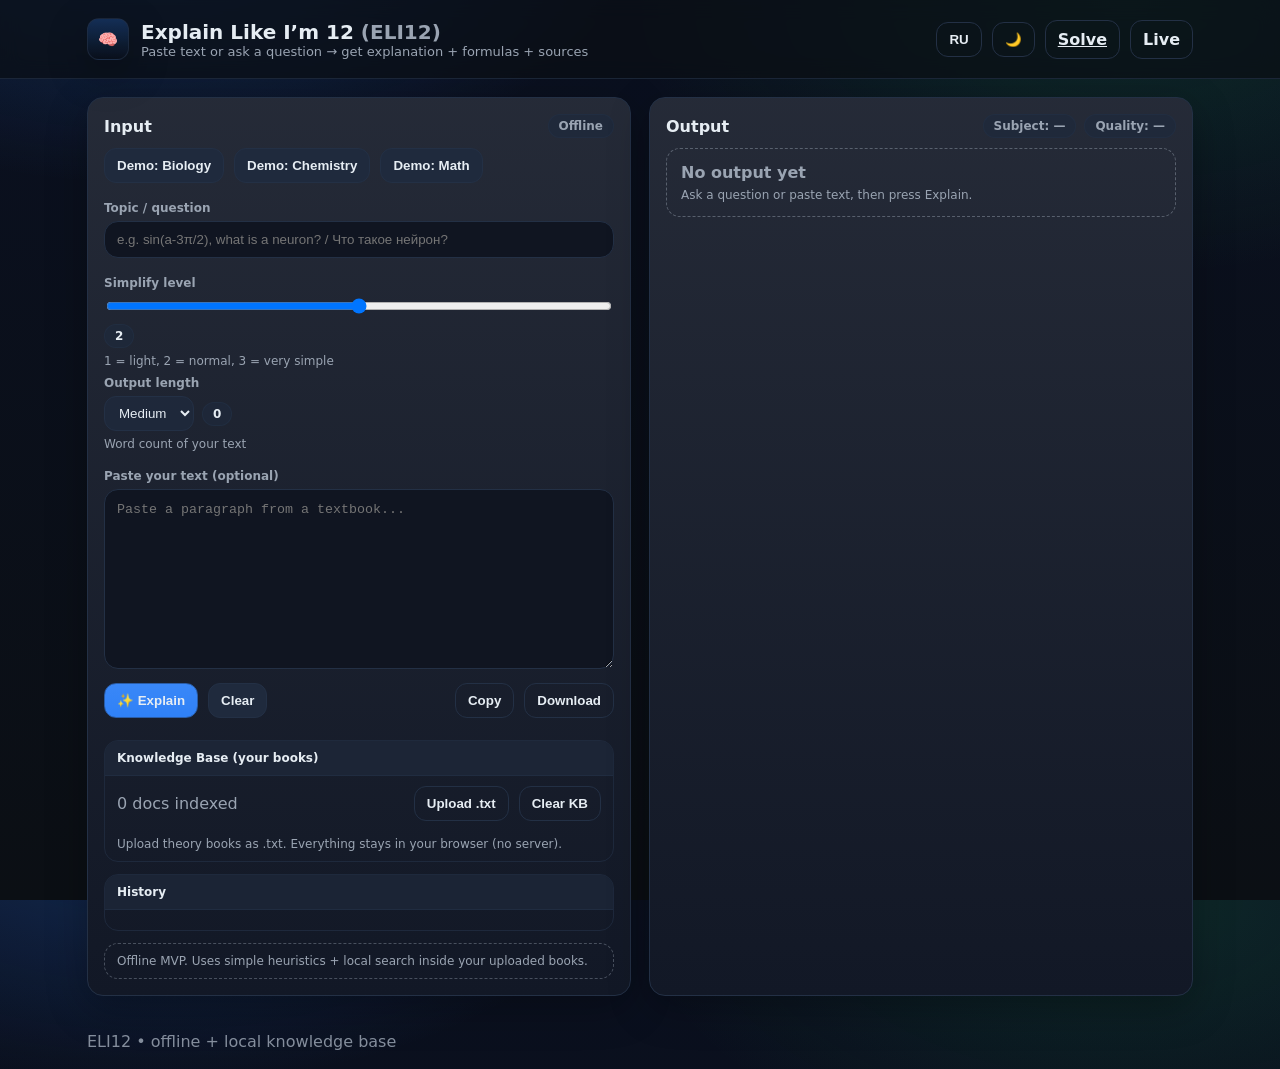
<file: index.html>
<!doctype html>
<html lang="en">
<head>
  <meta charset="utf-8" />
  <meta name="viewport" content="width=device-width, initial-scale=1" />
  <title>ELI12 — Explain Like I'm 12</title>
  <link rel="stylesheet" href="style.css" />
</head>

<body>
  <header class="topbar">
    <div class="container topbar__inner">
      <div class="brand">
        <div class="logo" aria-hidden="true">🧠</div>
        <div>
          <div class="title">Explain Like I’m 12 <span class="muted">(ELI12)</span></div>
          <div class="subtitle" id="uiSubtitle">Paste text or ask a question → get explanation + formulas + sources</div>
        </div>
      </div>

      <div class="actions">
        <button class="btn ghost" id="langBtn" title="Switch language">RU</button>
        <button class="btn ghost" id="themeBtn" title="Toggle theme">🌙</button>
        <a class="btn ghost" href="solve.html">Solve</a>
        <a class="btn ghost" id="liveLink" target="_blank" rel="noreferrer">Live</a>
      </div>
    </div>
  </header>

  <main class="container layout">
    <!-- LEFT -->
    <section class="card">
      <div class="card__head">
        <h2 id="uiInputTitle">Input</h2>
        <div class="pill" id="uiOfflinePill">Offline</div>
      </div>

      <div class="row">
        <button class="btn" id="demoBio">Demo: Biology</button>
        <button class="btn" id="demoChem">Demo: Chemistry</button>
        <button class="btn" id="demoMath">Demo: Math</button>
      </div>

      <div class="spacer"></div>

      <label class="label" for="question" id="uiQuestionLabel">Topic / question</label>
      <input id="question" class="qinput" placeholder="e.g. sin(a-3π/2), what is a neuron? / Что такое нейрон?" />

      <div class="spacer"></div>

      <div class="grid2">
        <div>
          <label class="label" for="level" id="uiLevelLabel">Simplify level</label>
          <div class="row tight">
            <input type="range" id="level" min="1" max="3" value="2" />
            <div class="badge" id="levelBadge">2</div>
          </div>
          <div class="hint" id="uiLevelHint">1 = light, 2 = normal, 3 = very simple</div>
        </div>

        <div>
          <label class="label" for="maxWords" id="uiLenLabel">Output length</label>
          <div class="row tight">
            <select id="maxWords" class="select">
              <option value="140">Short</option>
              <option value="220" selected>Medium</option>
              <option value="320">Long</option>
            </select>
            <div class="badge" id="countBadge">0</div>
          </div>
          <div class="hint" id="uiLenHint">Word count of your text</div>
        </div>
      </div>

      <div class="spacer"></div>

      <label class="label" for="text" id="uiPasteLabel">Paste your text (optional)</label>
      <textarea id="text" rows="10" placeholder="Paste a paragraph from a textbook..."></textarea>

      <div class="row space between">
        <div class="row">
          <button class="btn primary" id="explainBtn">✨ Explain</button>
          <button class="btn" id="clearBtn">Clear</button>
        </div>

        <div class="row">
          <button class="btn ghost" id="copyBtn" title="Copy result">Copy</button>
          <button class="btn ghost" id="downloadBtn" title="Download .txt">Download</button>
        </div>
      </div>

      <div class="spacer"></div>
      <!-- Knowledge Base -->
      <div class="mini">
        <div class="mini__title" id="uiKbTitle">Knowledge Base (your books)</div>
        <div class="mini__body" style="display:flex;flex-direction:column;gap:10px">
          <div class="row between">
            <span class="muted" id="kbStatus">0 docs indexed</span>
            <div class="row">
              <input id="kbFiles" type="file" accept=".txt" multiple hidden />
              <button class="btn ghost" id="kbUploadBtn">Upload .txt</button>
              <button class="btn ghost" id="kbClearBtn">Clear KB</button>
            </div>
          </div>
          <div class="hint" id="uiKbHint">
            Upload theory books as .txt. Everything stays in your browser (no server).
          </div>
        </div>
      </div>

      <div class="mini">
        <div class="mini__title" id="uiHistoryTitle">History</div>
        <div class="mini__body" id="history"></div>
      </div>

      <div class="note" id="uiNote">
        Offline MVP. Uses simple heuristics + local search inside your uploaded books.
      </div>
    </section>

    <!-- RIGHT -->
    <section class="card">
      <div class="card__head">
        <h2 id="uiOutputTitle">Output</h2>
        <div class="row tight">
          <div class="pill" id="subjectPill">Subject: —</div>
          <div class="pill" id="qualityPill">Quality: —</div>
        </div>
      </div>

      <div id="emptyState" class="empty">
        <div class="empty__title" id="uiEmptyTitle">No output yet</div>
        <div class="empty__text" id="uiEmptyText">Ask a question or paste text, then press Explain.</div>
      </div>

      <div id="output" class="hidden">
        <div class="block">
          <div class="block__head">
            <h3 id="uiSimpleTitle">1) Simple explanation</h3>
            <button class="btn small ghost" data-collapse="explanation">Hide</button>
          </div>
          <div id="explanation" class="content"></div>
        </div>

        <div class="block">
          <div class="block__head">
            <h3 id="uiFormulasTitle">2) Formulas / key facts</h3>
            <button class="btn small ghost" data-collapse="formulas">Hide</button>
          </div>
          <div id="formulas" class="content"></div>
        </div>

        <div class="block">
          <div class="block__head">
            <h3 id="uiSourcesTitle">3) From your books (citations)</h3>
            <button class="btn small ghost" data-collapse="sources">Hide</button>
          </div>
          <div id="sources" class="content"></div>
        </div>

        <div class="block">
          <div class="block__head">
            <h3 id="uiLinksTitle">4) Where to learn (links)</h3>
            <button class="btn small ghost" data-collapse="links">Hide</button>
          </div>
          <div id="links" class="content"></div>
        </div>
      </div>

      <div class="toast" id="toast">Copied ✅</div>
    </section>
  </main>

  <footer class="container footer">
    <span class="muted">ELI12 • offline + local knowledge base</span>
  </footer>

  <script src="script.js"></script>
</body>
</html>
</file>
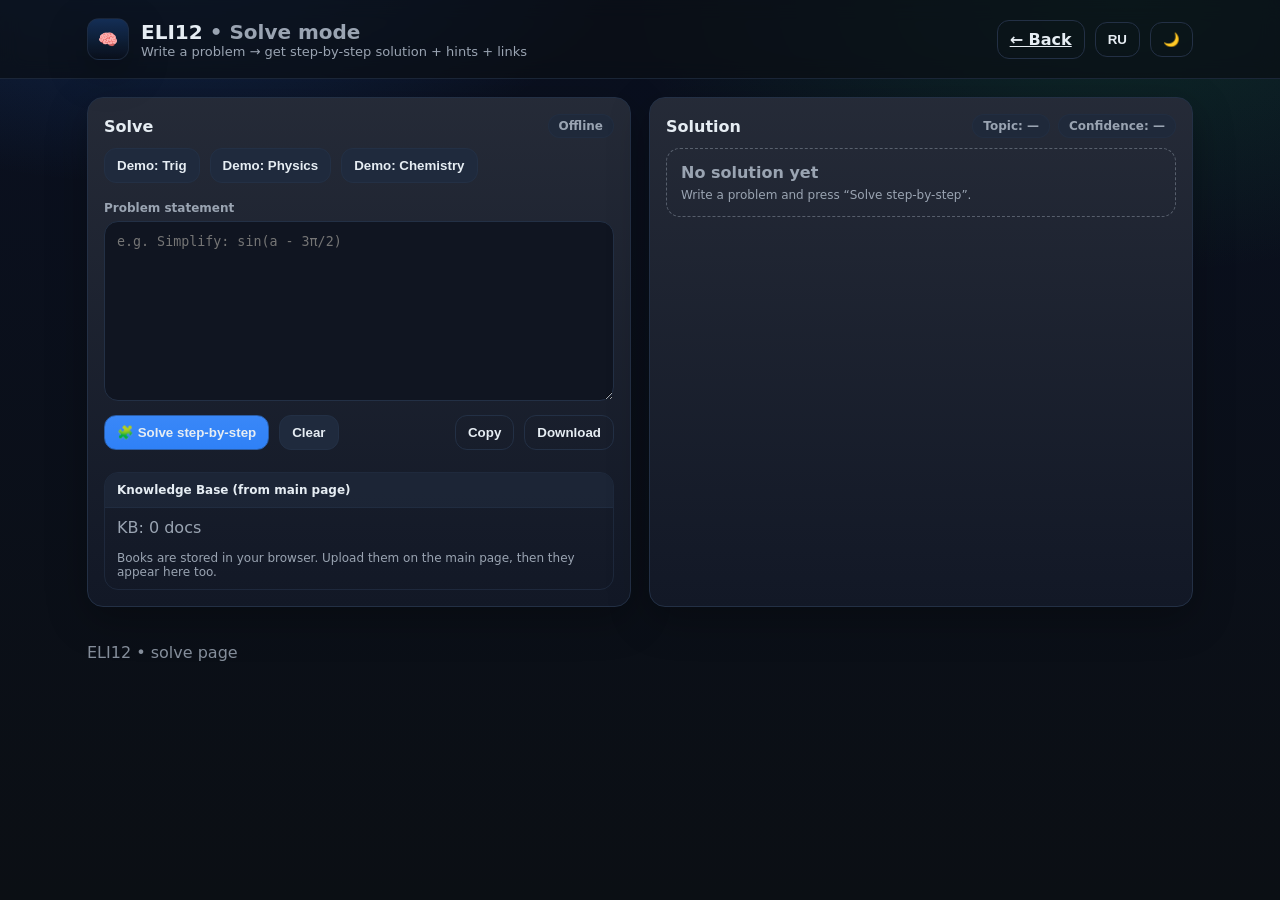
<file: solve.html>
<!doctype html>
<html lang="en">
<head>
  <meta charset="utf-8" />
  <meta name="viewport" content="width=device-width, initial-scale=1" />
  <title>ELI12 — Solve</title>
  <link rel="stylesheet" href="style.css" />
</head>

<body>
  <header class="topbar">
    <div class="container topbar__inner">
      <div class="brand">
        <div class="logo" aria-hidden="true">🧠</div>
        <div>
          <div class="title">ELI12 <span class="muted">• Solve mode</span></div>
          <div class="subtitle">Write a problem → get step-by-step solution + hints + links</div>
        </div>
      </div>

      <div class="actions">
        <a class="btn ghost" href="index.html">← Back</a>
        <button class="btn ghost" id="langBtn">RU</button>
        <button class="btn ghost" id="themeBtn">🌙</button>
      </div>
    </div>
  </header>

  <main class="container layout">
    <!-- LEFT -->
    <section class="card">
      <div class="card__head">
        <h2 id="uiSolveInput">Solve</h2>
        <div class="pill">Offline</div>
      </div>

      <div class="row">
        <button class="btn" id="demoTrig">Demo: Trig</button>
        <button class="btn" id="demoPhys">Demo: Physics</button>
        <button class="btn" id="demoChem">Demo: Chemistry</button>
      </div>

      <div class="spacer"></div>

      <label class="label" for="problem" id="uiProblemLabel">Problem statement</label>
      <textarea id="problem" rows="10" placeholder="e.g. Simplify: sin(a - 3π/2)"></textarea>

      <div class="spacer"></div>

      <div class="row between">
        <div class="row">
          <button class="btn primary" id="solveBtn">🧩 Solve step-by-step</button>
          <button class="btn" id="clearBtn">Clear</button>
        </div>
        <div class="row">
          <button class="btn ghost" id="copyBtn">Copy</button>
          <button class="btn ghost" id="downloadBtn">Download</button>
        </div>
      </div>

      <div class="spacer"></div>

      <div class="mini">
        <div class="mini__title">Knowledge Base (from main page)</div>
        <div class="mini__body" style="display:flex;flex-direction:column;gap:8px">
          <span class="muted" id="kbStatus">KB: 0 docs</span>
          <div class="hint">
            Books are stored in your browser. Upload them on the main page, then they appear here too.
          </div>
        </div>
      </div>
    </section>

    <!-- RIGHT -->
    <section class="card">
      <div class="card__head">
        <h2 id="uiSolveOutput">Solution</h2>
        <div class="row tight">
          <div class="pill" id="topicPill">Topic: —</div>
          <div class="pill" id="confidencePill">Confidence: —</div>
        </div>
      </div>

      <div id="emptyState" class="empty">
        <div class="empty__title" id="uiEmptyTitle">No solution yet</div>
        <div class="empty__text" id="uiEmptyText">Write a problem and press “Solve step-by-step”.</div>
      </div>

      <div id="output" class="hidden">
        <div class="block">
          <div class="block__head">
            <h3 id="uiStepsTitle">1) Steps</h3>
            <button class="btn small ghost" data-collapse="steps">Hide</button>
          </div>
          <div id="steps" class="content"></div>
        </div>

        <div class="block">
          <div class="block__head">
            <h3 id="uiHintsTitle">2) Hints</h3>
            <button class="btn small ghost" data-collapse="hints">Hide</button>
          </div>
          <div id="hints" class="content"></div>
        </div>
        <div class="block">
          <div class="block__head">
            <h3 id="uiBookTitle">3) From your books (snippets)</h3>
            <button class="btn small ghost" data-collapse="books">Hide</button>
          </div>
          <div id="books" class="content"></div>
        </div>
        <div class="block">
          <div class="block__head">
            <h3 id="uiLinksTitle">4) Links</h3>
            <button class="btn small ghost" data-collapse="links">Hide</button>
          </div>
          <div id="links" class="content"></div>
        </div>
      </div>

      <div class="toast" id="toast">Copied ✅</div>
    </section>
  </main>

  <footer class="container footer">
    <span class="muted">ELI12 • solve page</span>
  </footer>

  <script src="solve.js"></script>
</body>
</html>
</file>
<file: style.css>
:root{
  --bg:#0b0f14;
  --bg2:#0a1020;
  --card:#121826;
  --text:#e6edf3;
  --muted:#9aa4b2;
  --line:#233045;
  --btn:#1f2a3d;
  --btn2:#2a3a55;
  --primary:#2f81f7;
  --good:#22c55e;
  --warn:#f59e0b;
  --shadow: 0 12px 40px rgba(0,0,0,.28);
  --radius:16px;
}

.light{
  --bg:#f6f8fb;
  --bg2:#eef2ff;
  --card:#ffffff;
  --text:#0b1220;
  --muted:#4b5563;
  --line:#e5e7eb;
  --btn:#f3f4f6;
  --btn2:#e5e7eb;
  --primary:#2563eb;
  --shadow: 0 12px 40px rgba(0,0,0,.10);
}

*{box-sizing:border-box}
html,body{height:100%}
body{
  margin:0;
  font-family: ui-sans-serif, system-ui, -apple-system, Segoe UI, Roboto, Arial;
  color:var(--text);
  background:
    radial-gradient(900px 500px at 12% -10%, rgba(47,129,247,.25), transparent 55%),
    radial-gradient(900px 500px at 88% 0%, rgba(34,197,94,.14), transparent 55%),
    linear-gradient(180deg, var(--bg2), var(--bg));
}

.container{max-width:1150px;margin:0 auto;padding:18px 22px}
.layout{display:grid;grid-template-columns: 1fr 1fr;gap:18px}
@media (max-width: 980px){.layout{grid-template-columns:1fr}}

.topbar{
  position:sticky; top:0; z-index:20;
  backdrop-filter: blur(10px);
  background: color-mix(in srgb, var(--bg) 70%, transparent);
  border-bottom:1px solid color-mix(in srgb, var(--line) 70%, transparent);
}
.topbar__inner{display:flex;align-items:center;justify-content:space-between;gap:14px}
.brand{display:flex;gap:12px;align-items:center}
.logo{
  width:42px;height:42px;border-radius:12px;
  display:grid;place-items:center;
  background: linear-gradient(180deg, rgba(47,129,247,.25), rgba(0,0,0,.10));
  border:1px solid color-mix(in srgb, var(--line) 70%, transparent);
  box-shadow: var(--shadow);
}
.title{font-size:20px;font-weight:800}
.subtitle{font-size:13px;color:var(--muted)}
.actions{display:flex;gap:10px;align-items:center}

.card{
  background: linear-gradient(180deg, color-mix(in srgb, var(--card) 92%, white 8%), var(--card));
  border:1px solid var(--line);
  border-radius: var(--radius);
  padding: 16px;
  box-shadow: var(--shadow);
}
.card__head{display:flex;align-items:center;justify-content:space-between;gap:10px;margin-bottom:10px}
h2{margin:0;font-size:16px}
h3{margin:0;font-size:15px}

.row{display:flex;gap:10px;flex-wrap:wrap;align-items:center}
.row.tight{gap:8px}
.row.space{margin-top:10px}
.row.between{justify-content:space-between}
.between{justify-content:space-between}

.label{display:block;margin:8px 0 6px;color:var(--muted);font-size:12px;font-weight:700}
.hint{color:var(--muted);font-size:12px;margin-top:6px}

.badge,.pill{
  padding:4px 10px;border-radius:999px;
  border:1px solid color-mix(in srgb, var(--line) 70%, transparent);
  background: color-mix(in srgb, var(--btn) 70%, transparent);
  font-weight:800;font-size:12px;color:var(--muted);
}
.badge{color:var(--text)}

.select{
  background: color-mix(in srgb, var(--btn) 85%, transparent);
  color:var(--text);
  border:1px solid var(--line);
  border-radius:12px;
  padding:8px 10px;
  outline:none;
}
.select:focus{border-color: color-mix(in srgb, var(--primary) 70%, white 30%)}

textarea{
  width:100%;
  background: color-mix(in srgb, black 12%, var(--card));
  color:var(--text);
  border:1px solid var(--line);
  border-radius: 14px;
  padding: 12px;
  outline:none;
  resize: vertical;
  min-height: 180px;
}
textarea:focus{
  border-color: color-mix(in srgb, var(--primary) 70%, white 30%);
  box-shadow: 0 0 0 4px color-mix(in srgb, var(--primary) 18%, transparent);
}

.qinput{
  width:100%;
  background: color-mix(in srgb, black 12%, var(--card));
  color: var(--text);
  border:1px solid var(--line);
  border-radius: 14px;
  padding: 10px 12px;
  outline:none;
}
.qinput:focus{
  border-color: color-mix(in srgb, var(--primary) 70%, white 30%);
  box-shadow: 0 0 0 4px color-mix(in srgb, var(--primary) 18%, transparent);
}

input[type="range"]{width:100%}
.btn{
  background: var(--btn);
  color: var(--text);
  border: 1px solid var(--line);
  padding: 9px 12px;
  border-radius: 12px;
  cursor:pointer;
  transition: .15s transform, .15s background;
  font-weight:800;
}
.btn:hover{background: var(--btn2)}
.btn:active{transform: translateY(1px)}
.btn.primary{
  background: linear-gradient(180deg, color-mix(in srgb, var(--primary) 95%, white 5%), var(--primary));
  border-color: color-mix(in srgb, var(--primary) 55%, var(--line));
}
.btn.ghost{background: transparent}
.btn.small{padding:6px 10px;border-radius:10px;font-size:12px}

.spacer{height:10px}

.note{
  margin-top:12px;
  padding:10px 12px;
  border-radius: 14px;
  border:1px dashed color-mix(in srgb, var(--muted) 40%, transparent);
  color: var(--muted);
  font-size: 12px;
}

.mini{
  margin-top:12px;
  border:1px solid color-mix(in srgb, var(--line) 70%, transparent);
  border-radius: 14px;
  overflow:hidden;
}
.mini__title{
  padding:10px 12px;
  font-weight:900;
  font-size:12px;
  background: color-mix(in srgb, var(--btn) 65%, transparent);
  border-bottom:1px solid color-mix(in srgb, var(--line) 70%, transparent);
}
.mini__body{padding:10px 12px;display:flex;flex-wrap:wrap;gap:8px}

.hist{
  padding:7px 10px;
  border-radius:999px;
  border:1px solid color-mix(in srgb, var(--line) 70%, transparent);
  background: color-mix(in srgb, var(--btn) 70%, transparent);
  color:var(--text);
  cursor:pointer;
  font-size:12px;
}
.hist:hover{background: var(--btn2)}

.empty{
  color: var(--muted);
  padding: 14px;
  border:1px dashed color-mix(in srgb, var(--muted) 45%, transparent);
  border-radius: 14px;
}
.empty__title{font-weight:900;margin-bottom:6px}
.empty__text{font-size:12px}

.hidden{display:none}

.block{
  padding-top:12px;
  border-top:1px solid color-mix(in srgb, var(--line) 80%, transparent);
  margin-top:12px;
}
.block:first-child{border-top:none;margin-top:0;padding-top:0}

.block__head{
  display:flex;align-items:center;justify-content:space-between;
  gap:12px;margin-bottom:10px;
}
.content{line-height:1.55}

.kv{
  display:grid;
  grid-template-columns: 160px 1fr;
  gap:10px;
  padding:8px 0;
  border-bottom:1px solid color-mix(in srgb, var(--line) 75%, transparent);
}
.kv:last-child{border-bottom:none}

code.inline{
  padding:2px 6px;
  border-radius:8px;
  border:1px solid color-mix(in srgb, var(--line) 70%, transparent);
  background: color-mix(in srgb, var(--btn) 60%, transparent);
}

.toast{
  position: fixed;
  bottom: 18px;
  right: 18px;
  padding: 10px 12px;
  border-radius: 14px;
  border:1px solid color-mix(in srgb, var(--line) 70%, transparent);
  background: color-mix(in srgb, var(--card) 90%, black 10%);
  box-shadow: var(--shadow);
  opacity: 0;
  transform: translateY(8px);
  pointer-events: none;
  transition: .18s opacity, .18s transform;
  font-weight:900;
}
.toast.show{opacity:1;transform: translateY(0)}

.footer{opacity:.85}
.muted{color:var(--muted)}
</file>
